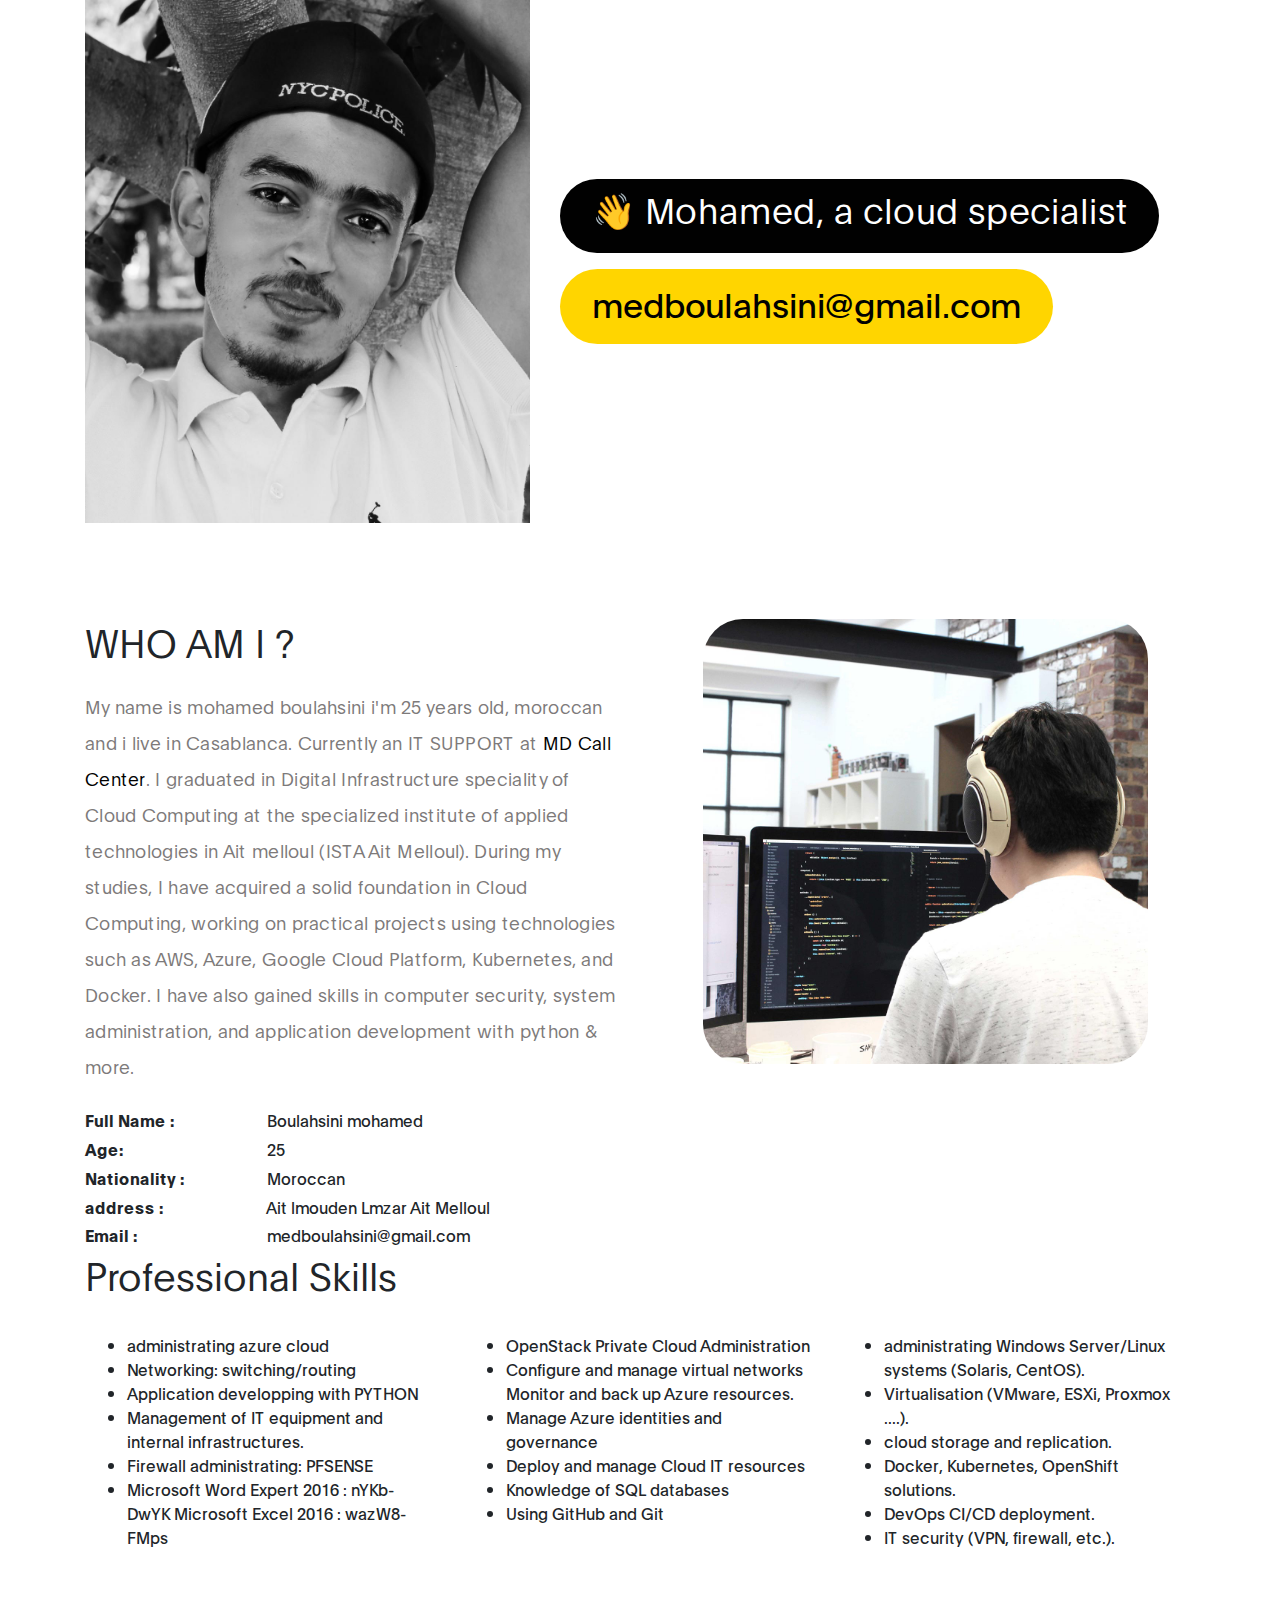
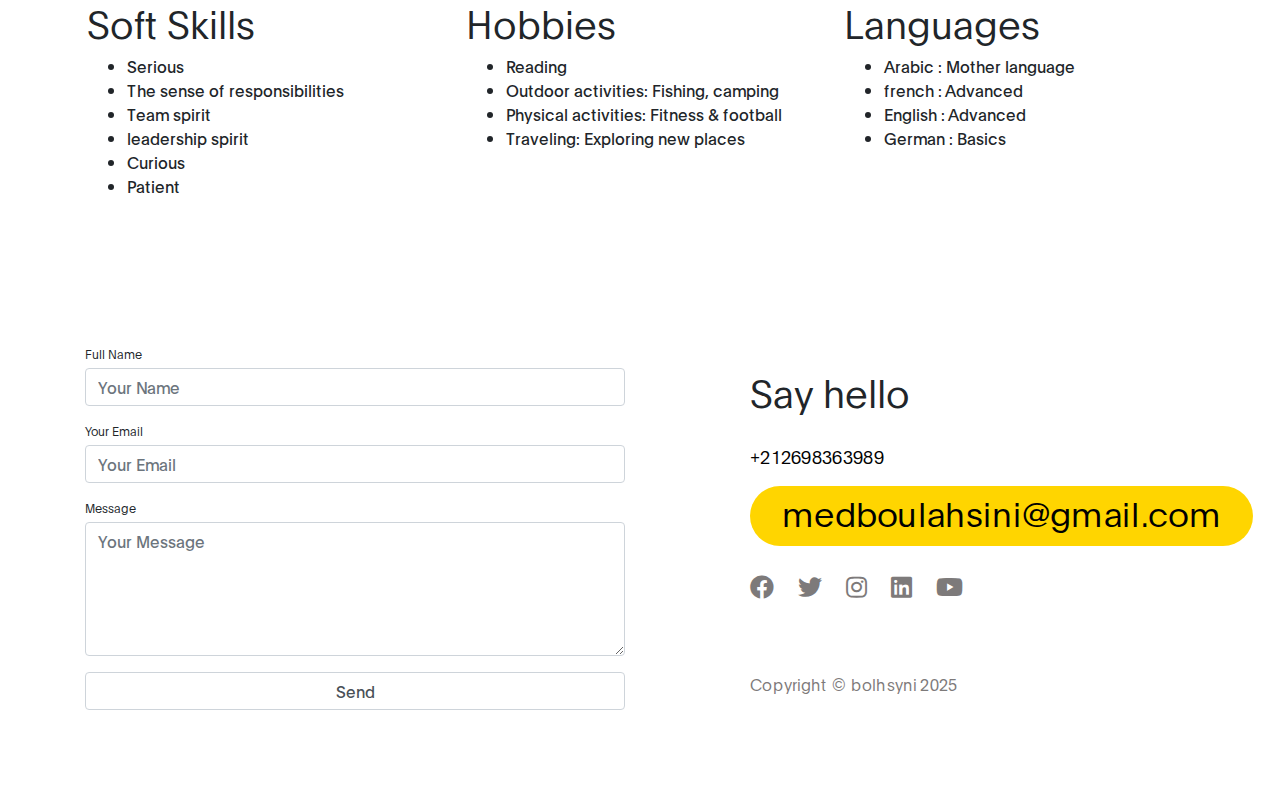
<file: index.html>
<!DOCTYPE html>
<html lang="en">
<head>
    <title>BOULAHSINI MOHAMED</title>
    <meta charset="UTF-8">
     <meta http-equiv="X-UA-Compatible" content="IE=Edge">
     <meta name="description" content="">
     <meta name="keywords" content="cloud computing, infrastructure digitale, ofppt, ista ait melloul, ofppt ista ait melloul, infrastructure digitale option cloud computing, ofppt ista, ista réseau informatique, cloud, call center maroc, centre d'appels maroc">
     <meta name="author" content="bolhsyni">
     <meta name="viewport" content="width=device-width, initial-scale=1, maximum-scale=1">
    <link rel="stylesheet" href="css/bootstrap.min.css">
     <link rel="stylesheet" href="css/all.min.css">
     <link rel="stylesheet" href="css/owl.carousel.min.css">
     <link rel="stylesheet" href="css/owl.theme.default.min.css">
    <meta name="ahrefs-site-verification" content="4eacd9551fbcd4f8fb11256641b4b6a1b88ed7b9083c6e08e27910c55ad3b156">    <!-- MAIN CSS -->
     <link rel="stylesheet" href="css/tooplate-ben-resume-style.css">
    <!-- Google tag (gtag.js) -->
<script async src="https://www.googletagmanager.com/gtag/js?id=G-RYN0RBCS36"></script>
<script>
  window.dataLayer = window.dataLayer || [];
  function gtag(){dataLayer.push(arguments);}
  gtag('js', new Date());

  gtag('config', 'G-RYN0RBCS36');
</script>
    <style>
    .language-switcher-container {
    display: flex;
    align-items: center;
    gap: 15px;
}

.language-switcher {
    display: flex;
    align-items: center;
    cursor: pointer;
    padding: 5px 10px;
    border: 1px solid #ccc;
    border-radius: 4px;
    background-color: white;
}

.language-switcher:hover {
    background-color: #f0f0f0;
}

.flag-icon {
    font-size: 1.5em;
    margin-right: 5px;
}
    </style>
</head>

<body data-spy="scroll" data-target="#navbarNav" data-offset="50">

    <!-- MENU BAR -->
    <nav class="navbar navbar-expand-lg">
        <div class="container">
            <a class="navbar-brand" href="#">
                boulahsini mohamed
            </a>

            <button class="navbar-toggler" type="button" data-toggle="collapse" data-target="#navbarNav" aria-controls="navbarNav" aria-expanded="false" aria-label="Toggle navigation">
                <span class="navbar-toggler-icon"></span>
            </button>

            <div class="collapse navbar-collapse" id="navbarNav">
                <ul class="navbar-nav mx-auto">
                    <li class="nav-item">
                        <a href="#intro" class="nav-link smoothScroll" data-lang-en="Introduction" data-lang-fr="Introduction">Introduction</a>
                    </li>

                    <li class="nav-item">
                        <a href="#about" class="nav-link smoothScroll" data-lang-en="About Me" data-lang-fr="À propos de moi">About Me</a>
                    </li>

                    <li class="nav-item">
                        <a href="#contact" class="nav-link smoothScroll" data-lang-en="Contact" data-lang-fr="Contact">Contact</a>
                    </li>
                </ul>

                <div class="mt-lg-0 mt-3 mb-4 mb-lg-0">
                    <a href="https://drive.usercontent.google.com/u/0/uc?id=1p183XTg59v6wLhKQXZsIVYzS2y0Bk5bl&export=download" class="download-cv" download >Download CV Eng</a>
                </div>

                <div class="language-switcher" onclick="toggleLanguage()">
                    <span class="flag-icon">🇬🇧</span>
                    <span class="lang-text">En</span>
                </div>
            
            </div>
        </div>
    </nav>

    <!-- HERO -->
    <section class="hero d-flex flex-column justify-content-center align-items-center" id="intro">
        <div class="container">
            <div class="row">
                <div class="mx-auto col-lg-5 col-md-5 col-10">
                    <img src="images/boulhssaini.jpeg" class="img-fluid" alt="Ben Resume HTML Template">
                </div>

                <div class="d-flex flex-column justify-content-center align-items-center col-lg-7 col-md-7 col-12">
                    <div class="hero-text">
                        <h1 class="hero-title" data-lang-en="👋 Mohamed, a cloud specialist" data-lang-fr="👋 Mohamed, un spécialiste du cloud">👋 Mohamed, a cloud specialist</h1>
                        <a href="mailto:medboulahsini@gmail.com" class="email-link">
                            medboulahsini@gmail.com
                        </a>
                    </div>
                </div>
            </div>
        </div>
    </section>

    <section class="about section-padding" id="about">
        <div class="container">
            <div class="row">
                <div class="col-lg-6 col-md-6 col-12">
                    <h3 class="mb-4" data-lang-en="WHO AM I ?" data-lang-fr="QUI SUIS-JE ?">WHO AM I ?</h3>

                    <p data-lang-en="My name is mohamed boulahsini i'm 25 years old, moroccan and i live in Casablanca. Currently an IT SUPPORT at <a href='https://www.mdcallcenter.ma'>MD Call Center</a>. I graduated in Digital Infrastructure speciality of Cloud Computing at the specialized institute of applied technologies in Ait melloul (ISTA Ait Melloul). During my studies, I have acquired a solid foundation in Cloud Computing, working on practical projects using technologies such as AWS, Azure, Google Cloud Platform, Kubernetes, and Docker. I have also gained skills in computer security, system administration, and application development with python & more." data-lang-fr="Je m'appelle mohamed boulahsini, j'ai 25 ans, je suis marocain et je vis à Casablanca. Actuellement, je suis SUPPORT IT chez <a href='https://www.mdcallcenter.ma'>MD Call Center</a>. J'ai obtenu mon diplôme en Infrastructure Numérique spécialité Cloud Computing à l'institut spécialisé de technologies appliquées à Ait melloul (ISTA Ait Melloul). Au cours de mes études, j'ai acquis une solide base en Cloud Computing, travaillant sur des projets pratiques utilisant des technologies telles que AWS, Azure, Google Cloud Platform, Kubernetes et Docker. J'ai également acquis des compétences en sécurité informatique, administration système et développement d'applications avec python et plus.">
                        My name is mohamed boulahsini i'm 25 years old, moroccan and i live in Casablanca. Currently an IT SUPPORT at <a href="https://www.mdcallcenter.ma">MD Call Center</a>. I graduated in Digital Infrastructure speciality of Cloud Computing at the specialized institute of applied technologies in Ait melloul (ISTA Ait Melloul). During my studies, I have acquired a solid foundation in Cloud Computing, working on practical projects using technologies such as AWS, Azure, Google Cloud Platform, Kubernetes, and Docker. I have also gained skills in computer security, system administration, and application development with python & more.
                    </p>

                    <ul class="mt-4 mb-5 mb-lg-0 profile-list list-unstyled">
                        <li><strong data-lang-en="Full Name :" data-lang-fr="Nom complet :">Full Name :</strong> Boulahsini mohamed </li>
                        <li><strong data-lang-en="Age:" data-lang-fr="Age:">Age:</strong> 25</li>
                        <li><strong data-lang-en="Nationality :" data-lang-fr="Nationalité :">Nationality :</strong> Moroccan</li>
                        <li><strong data-lang-en="address :" data-lang-fr="Adresse :">address :</strong> Ait lmouden Lmzar Ait Melloul</li>
                        <li><strong data-lang-en="Email :" data-lang-fr="Email :">Email :</strong> medboulahsini@gmail.com</li>
                    </ul>
                </div>

                <div class="col-lg-5 mx-auto col-md-6 col-12">
                    <img src="images/true-agency.jpg" class="about-image img-fluid" alt="Ben's Resume HTML Template">
                </div>
            </div>
            <div>
                 <h3 data-lang-en="Professional Skills" data-lang-fr="Compétences professionnelles">Professional Skills</h3>
            </div>
            <div class="row about-third">
                <div class="col-lg-4 col-md-4 col-12">
                    <ul>
                        <li data-lang-en="administrating azure cloud" data-lang-fr="administration du cloud Azure">administrating azure cloud</li>
                        <li data-lang-en="Networking: switching/routing" data-lang-fr="Réseau : commutation/routage">Networking: switching/routing</li>
                        <li data-lang-en="Application developping with PYTHON" data-lang-fr="Développement d'applications avec PYTHON">Application developping with PYTHON</li>
                        <li data-lang-en="Management of IT equipment and internal infrastructures." data-lang-fr="Gestion des équipements IT et des infrastructures internes.">Management of IT equipment and internal infrastructures.</li>
                        <li data-lang-en="Firewall administrating: PFSENSE" data-lang-fr="Administration de pare-feu : PFSENSE">Firewall administrating: PFSENSE</li>
                        <li data-lang-en="Microsoft Word Expert 2016 : nYKb-DwYK Microsoft Excel 2016 : wazW8-FMps" data-lang-fr="Microsoft Word Expert 2016 : nYKb-DwYK Microsoft Excel 2016 : wazW8-FMps">Microsoft Word Expert 2016 : nYKb-DwYK Microsoft Excel 2016 : wazW8-FMps</li>
                    </ul>
                </div>
                <div class="col-lg-4 col-md-4 col-12">
                    <ul>
                        <li data-lang-en="OpenStack Private Cloud Administration" data-lang-fr="Administration du cloud privé OpenStack">OpenStack Private Cloud Administration</li>
                        <li data-lang-en="Configure and manage virtual networks Monitor and back up Azure resources." data-lang-fr="Configurer et gérer les réseaux virtuels Surveiller et sauvegarder les ressources d’Azure.">Configure and manage virtual networks Monitor and back up Azure resources.</li>
                        <li data-lang-en="Manage Azure identities and governance" data-lang-fr="Gérer les identités et la gouvernance d’Azure">Manage Azure identities and governance</li>
                        <li data-lang-en="Deploy and manage Cloud IT resources" data-lang-fr="Déployer et gérer des ressources informatiques du Cloud">Deploy and manage Cloud IT resources</li>
                        <li data-lang-en="Knowledge of SQL databases" data-lang-fr="Connaissance des bases de données SQL">Knowledge of SQL databases</li>
                        <li data-lang-en="Using GitHub and Git" data-lang-fr="Utilisation de GitHub et Git">Using GitHub and Git</li>
                    </ul>
                </div>
                <div class="col-lg-4 col-md-4 col-12">
                    <ul>
                        <li data-lang-en="administrating Windows Server/Linux systems (Solaris, CentOS)." data-lang-fr="Administration des systèmes Windows Server/Linux (Solaris, CentOS).">administrating Windows Server/Linux systems (Solaris, CentOS).</li>
                        <li data-lang-en="Virtualisation (VMware, ESXi, Proxmox ....)." data-lang-fr="Virtualisation (VMware, ESXi, Proxmox ....).">Virtualisation (VMware, ESXi, Proxmox ....).</li>
                        <li data-lang-en="cloud storage and replication." data-lang-fr="stockage et de la réplication dans le cloud.">cloud storage and replication.</li>
                        <li data-lang-en="Docker, Kubernetes, OpenShift solutions." data-lang-fr="solutions Docker, Kubernetes, OpenShift.">Docker, Kubernetes, OpenShift solutions.</li>
                        <li data-lang-en="DevOps CI/CD deployment." data-lang-fr="déploiement DevOps CI/CD.">DevOps CI/CD deployment.</li>
                        <li data-lang-en="Sécurité IT (VPN, pare-feu, etc.)." data-lang-fr="IT security (VPN, firewall, etc.).">IT security (VPN, firewall, etc.).</li>
                    </ul>
                </div>
            </div>
            <div class="row about-third">
                <div class="col-lg-4 col-md-4 col-12">
                    <h3 data-lang-en="Soft Skills" data-lang-fr="Compétences personnelles">Soft Skills</h3>
                    <ul>
                        <li data-lang-en="Serious" data-lang-fr="Sérieux">Serious</li>
                        <li data-lang-en="The sense of responsibilities" data-lang-fr="Le sens des responsabilités">The sense of responsibilities</li>
                        <li data-lang-en="Team spirit" data-lang-fr="Esprit d'équipe">Team spirit</li>
                        <li data-lang-en="leadership spirit" data-lang-fr="Esprit de leadership">leadership spirit</li>
                        <li data-lang-en="Curious" data-lang-fr="Curieux">Curious</li>
                        <li data-lang-en="Patient" data-lang-fr="Patient">Patient</li>
                    </ul>
                </div>
                <div class="col-lg-4 col-md-4 col-12">
                    <h3 data-lang-en="Hobbies" data-lang-fr="Loisirs">Hobbies</h3>
                    <ul>
                        <li data-lang-en="Reading" data-lang-fr="Lecture">Reading</li>
                        <li data-lang-en="Outdoor activities: Fishing, camping" data-lang-fr="Activités de plein air : Pêche, camping">Outdoor activities: Fishing, camping</li>
                        <li data-lang-en="Physical activities: Fitness & football" data-lang-fr="Activités physiques : Fitness et football">Physical activities: Fitness & football</li>
                        <li data-lang-en="Traveling: Exploring new places" data-lang-fr="Voyager : Explorer de nouveaux endroits">Traveling: Exploring new places</li>
                    </ul>
                </div>
                <div class="col-lg-4 col-md-4 col-12">
                    <h3 data-lang-en="Languages" data-lang-fr="Langues">Languages</h3>
                    <ul>
                        <li data-lang-en="Arabic : Mother language" data-lang-fr="Arabe : matèrnelle">Arabic : Mother language</li>
                        <li data-lang-en="french : Advanced" data-lang-fr="Français : Avencé">french : Advanced</li>
                        <li data-lang-en="English : Advanced" data-lang-fr="Anglais : Avencé">English : Advanced</li>
                        <li data-lang-en="German : Basics" data-lang-fr="Allemand : Niveau basique">German : Basics</li>
                    </ul>
                </div>
            </div>
        </div>
    </section>


    <section class="contact section-padding pt-0" id="contact">
      <div class="container">
        <div class="row">
          <div class="col-lg-6 col-md-6 col-12">
            <form action="https://formsubmit.co/medboulahsini@gmail.com" method="POST" >
                <div class="form-group d-flex flex-column-reverse">
                    <input type="text" class="form-control" name="cf-name" id="cf-name" placeholder="Your Name">
                    <label for="cf-name" class="webform-label" data-lang-en="Full Name" data-lang-fr="Nom complet">Full Name</label>
                </div>
                <div class="form-group d-flex flex-column-reverse">
                    <input type="email" class="form-control" name="cf-email" id="cf-email" placeholder="Your Email">
                    <label for="cf-email" class="webform-label" data-lang-en="Your Email" data-lang-fr="Votre Email">Your Email</label>
                </div>
                <div class="form-group d-flex flex-column-reverse">
                    <textarea class="form-control" rows="5" name="cf-message" id="cf-message" placeholder="Your Message"></textarea>
                    <label for="cf-message" class="webform-label" data-lang-en="Message" data-lang-fr="Message">Message</label>
                </div>
                <button type="submit" class="form-control" id="submit-button" name="submit" data-lang-en="Send" data-lang-fr="Envoyer">Send</button>
            </form>
          </div>

            <div class="mx-auto col-lg-4 col-md-6 col-12">
                <h3 class="my-4 pt-4 pt-lg-0" data-lang-en="Say hello" data-lang-fr="Dites bonjour">Say hello</h3>
                <p class="mb-1">
                      <a href="tel:+212698363989">+212698363989</a>
                </p>
                <p>
                    <a href="mailto:medboulahsini@gmail.com" class="email-link">
                            medboulahsini@gmail.com
                    </a>
                </p>
                <ul class="social-links mt-2">
                    <li><a href="#" rel="noopener" class="fab fa-facebook"></a></li>
                    <li><a href="#" rel="noopener" class="fab fa-twitter"></a></li>
                    <li><a href="https://www.instagram.com/mohamed_bolhsyni/" rel="noopener" class="fab fa-instagram"></a></li>
                    <li><a href="https://www.linkedin.com/in/mohamed-boulahsini-a16351269/" rel="noopener" class="fab fa-linkedin"></a></li>
                    <li><a href="#" rel="noopener" class="fab fa-youtube"></a></li>
                </ul>
                <p class="copyright-text mt-5 pt-3">Copyright &copy; bolhsyni 2025</p>
            </div>
        </div>
      </div>
    </section>
     <!-- SCRIPTS -->
     <script src="js/jquery.min.js"></script>
     <script src="js/bootstrap.min.js"></script>
     <script src="js/smoothscroll.js"></script>
     <script src="js/owl.carousel.min.js"></script>
     <script src="js/custom.js"></script>
     <script>
        function toggleLanguage() {
    const currentLang = document.documentElement.lang;
    const newLang = currentLang === 'en' ? 'fr' : 'en';
    document.documentElement.lang = newLang;

    const elements = document.querySelectorAll('[data-lang-en]');
    elements.forEach(el => {
        const content = el.getAttribute(`data-lang-${newLang}`);
        if (content) {
            if (el.tagName === 'INPUT' || el.tagName === 'TEXTAREA') {
                el.placeholder = content;
            } else {
                el.innerHTML = content;
            }
        }
    });

    // Update language switcher text and flag
    const languageSwitcher = document.querySelector('.language-switcher');
    const flagIcon = languageSwitcher.querySelector('.flag-icon');
    const langText = languageSwitcher.querySelector('.lang-text');
    
    // Update download link
    const downloadLink = document.querySelector('.download-cv');

    if (newLang === 'en') {
        flagIcon.textContent = '🇬🇧';
        langText.textContent = 'EN';
        downloadLink.textContent = 'Download CV Eng';
        downloadLink.href = 'https://drive.usercontent.google.com/u/0/uc?id=1p183XTg59v6wLhKQXZsIVYzS2y0Bk5bl&export=download';
    } else {
        flagIcon.textContent = '🇫🇷';
        langText.textContent = 'FR';
        downloadLink.textContent = 'Télécharger CV Fr';
        downloadLink.href = 'https://drive.usercontent.google.com/u/0/uc?id=1wRU-o7AYftl4wRnQZQQfXjfbWFocO-D3&export=download';
    }

    // Update form placeholders
    document.getElementById('cf-name').placeholder = newLang === 'en' ? 'Your Name' : 'Votre nom';
    document.getElementById('cf-email').placeholder = newLang === 'en' ? 'Your Email' : 'Votre email';
    document.getElementById('cf-message').placeholder = newLang === 'en' ? 'Your Message' : 'Votre message';
        }

        // Initialize language based on browser settings
        function initLanguage() {
            const browserLang = navigator.language || navigator.userLanguage;
            if (browserLang.startsWith('fr')) {
                toggleLanguage();
            }
        }

        // Call initLanguage when the page loads
        window.onload = initLanguage;
     </script>
</body>
</html>
</file>
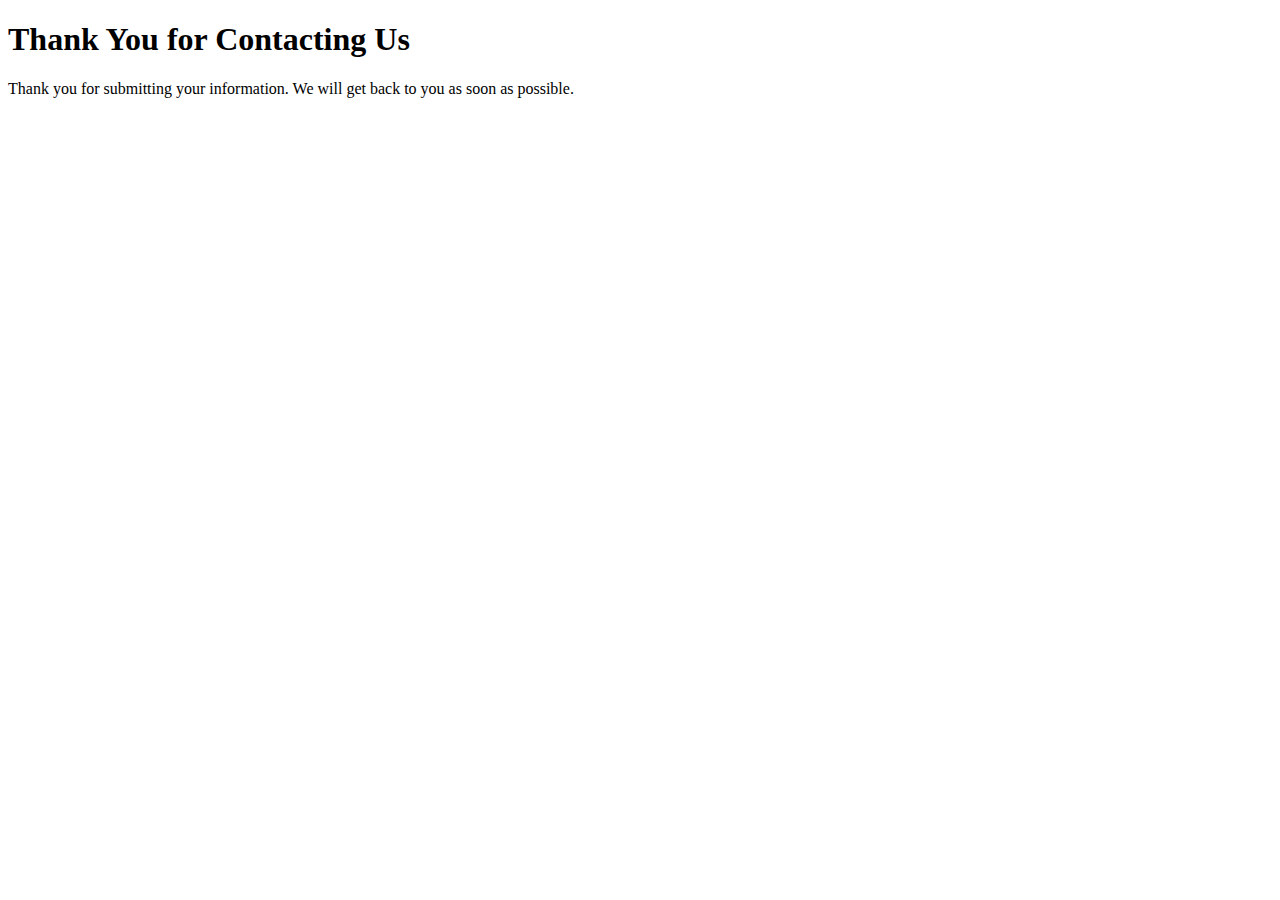
<file: thank_you.html>
<!DOCTYPE html>
<html>
<head>
  <title>Thank You</title>
</head>
<body>
  <h1>Thank You for Contacting Us</h1>
  <p>Thank you for submitting your information. We will get back to you as soon as possible.</p>
</body>
</html>
</file>
<file: css/tooplate-ben-resume-style.css>
/*

Tooplate 2120 Ben Resume

https://www.tooplate.com/view/2120-ben-resume

*/

  @font-face {
      font-family: 'Plain';
      src: url('../localfonts/Plain-Regular.woff2') format('woff2'),
          url('../localfonts/Plain-Regular.woff') format('woff');
      font-weight: normal;
      font-style: normal;
  }

  @font-face {
      font-family: 'Plain';
      src: url('../localfonts/Plain-Light.woff2') format('woff2'),
          url('../localfonts/Plain-Light.woff') format('woff');
      font-weight: 300;
      font-style: normal;
  }

  @font-face {
      font-family: 'Plain';
      src: url('../localfonts/Plain-Bold.woff2') format('woff2'),
          url('../localfonts/Plain-Bold.woff') format('woff');
      font-weight: bold;
      font-style: normal;
  }

  :root {
    --primary-color:        #ffd500;
    --white-color:          #ffffff;
    --dark-color:           #010101;
    --menu-bg-color:        #212529;

    --gray-color:           #909090;
    --p-color:              #7d7a7a;

    --base-font-family:     "Plain", -apple-system,BlinkMacSystemFont,"Segoe UI",Roboto,"Helvetica Neue",Arial,"Noto Sans",sans-serif,"Apple Color Emoji","Segoe UI Emoji","Segoe UI Symbol","Noto Color Emoji";
    --font-weight-bold:     600;
    --font-weight-normal:   400;
    --font-weight-light:    300;

    --h1-font-size:         56px;
    --h2-font-size:         48px;
    --h3-font-size:         38px;
    --h4-font-size:         34px;
    --h5-font-size:         30px;
    --h6-font-size:         24px;
    --p-font-size:          18px;
    --base-font-size:       16px;
    --button-font-size:     20px;

    --border-radius-large:  100%;
    --border-radius-medium: 80px;
    --border-radius-small:  40px;
  }


  body {
    font-family: var(--base-font-family);
  }


  /*---------------------------------------
     TYPOGRAPHY              
  -----------------------------------------*/

  h1 {
    font-size: var(--h1-font-size);
  }

  h1,
  h3 {
    font-weight: var(--font-weight-light);
  }

  h2 {
    font-size: var(--h2-font-size);
  }

  h3 {
    font-size: var(--h3-font-size);
  }

  h4 {
    font-size: var(--h4-font-size);
  }

  h5 {
    font-size: var(--h5-font-size);
  }

  h6 {
    font-weight: var(--font-weight-bold);
    font-size: var(--h6-font-size);
  }

  p {
    color: var(--p-color);
    font-size: var(--p-font-size);
    font-weight: var(--font-weight-light);
    letter-spacing: 0.3px;
    line-height: 2em;
  }

  .section-padding {
    padding: 6rem 0;
  }

  .custom-icon {
    font-size: 12px;
    position: relative;
    bottom: 3px;
    left: 5px;
    transform: rotate(-25deg);
  }


  /* CUSTOM BUTTON */
  .custom-btn {
    background: var(--dark-color);
    border: none;
    border-radius: var(--border-radius-medium);
    color: var(--white-color);
    letter-spacing: 0.2px;
    padding: 6px 36px 10px 36px;
    font-size: var(--button-font-size);
    white-space: nowrap;
  }

  .custom-btn:hover,
  .custom-btn:focus {
    color: var(--dark-color);
    background: var(--primary-color);
  }


  /*---------------------------------------
     GENERAL               
  -----------------------------------------*/

  * {
    -webkit-box-sizing: border-box;
    -moz-box-sizing: border-box;
    box-sizing: border-box;
  }

  *::before,
  *::after {
    -webkit-box-sizing: border-box;
    -moz-box-sizing: border-box;
    box-sizing: border-box;
  }

  a {
    color: var(--dark-color);
    text-decoration: none;
    transition: all 0.4s linear;
  }

  a:hover  {
    color: var(--dark-color);
    text-decoration: none;
  }


  /*---------------------------------------
     MENU                
  -----------------------------------------*/

  .navbar {
    background: transparent;
    padding: 0.3rem 1rem;
    transition: all 300ms ease-in-out;
    position: absolute;
    z-index: 99;
    top: 0;
    right: 0;
    left: 0;
    opacity: 0;
  }

  .navbar.scroll {
    background: var(--menu-bg-color);
    padding: 0.5rem 1rem;
    position: fixed;
    opacity: 1;
  }

  .navbar-brand {
    color: var(--white-color);
    font-weight: var(--font-weight-light);
    font-size: var(--h4-font-size);
  }

  .navbar .custom-btn {
    background: var(--primary-color);
    color: var(--dark-color);
  }

  .contact-form #submit-button:hover,
  .navbar .custom-btn:hover {
    background: var(--dark-color);
    color: var(--white-color);
  }

  .navbar-expand-lg .navbar-nav .nav-link {
    margin: 0 1.5rem;
    padding: 0;
  }

  .nav-item .nav-link.active, 
  .nav-item .nav-link:hover {
    color: var(--gray-color);
  }

  .nav-item .nav-link.active, 
  .nav-item .nav-link:hover {
    border-bottom-color: var(--primary-color);
  }

  .nav-link {
    color: var(--gray-color);
    font-weight: var(--font-weight-light);
    font-size: var(--base-font-size);
    border-bottom: 1px solid transparent;
  }

  .navbar-toggler {
    border: 0;
    padding: 0;
    cursor: pointer;
    margin: 0 10px 0 0;
    width: 30px;
    height: 35px;
    outline: none;
  }

  .navbar-toggler:focus {
    outline: none;
  }

  .navbar-toggler[aria-expanded="true"] .navbar-toggler-icon {
    background: transparent;
  }

  .navbar-toggler[aria-expanded="true"] .navbar-toggler-icon::before,
  .navbar-toggler[aria-expanded="true"] .navbar-toggler-icon::after {
    transition: top 300ms 50ms ease, -webkit-transform 300ms 350ms ease;
    transition: top 300ms 50ms ease, transform 300ms 350ms ease;
    transition: top 300ms 50ms ease, transform 300ms 350ms ease, -webkit-transform 300ms 350ms ease;
    top: 0;
  }

  .navbar-toggler[aria-expanded="true"] .navbar-toggler-icon::before {
    transform: rotate(45deg);
  }

  .navbar-toggler[aria-expanded="true"] .navbar-toggler-icon::after {
    transform: rotate(-45deg);
  }


  .navbar-toggler .navbar-toggler-icon {
    background: var(--white-color);
    transition: background 10ms 300ms ease;
    display: block;
    width: 30px;
    height: 2px;
    position: relative;
  }

  .navbar-toggler .navbar-toggler-icon::before,
  .navbar-toggler .navbar-toggler-icon::after {
    transition: top 300ms 350ms ease, -webkit-transform 300ms 50ms ease;
    transition: top 300ms 350ms ease, transform 300ms 50ms ease;
    transition: top 300ms 350ms ease, transform 300ms 50ms ease, -webkit-transform 300ms 50ms ease;
    position: absolute;
    right: 0;
    left: 0;
    background: var(--white-color);
    width: 30px;
    height: 2px;
    content: '';
  }

  .navbar-toggler .navbar-toggler-icon::before {
    top: -8px;
  }

  .navbar-toggler .navbar-toggler-icon::after {
    top: 8px;
  }



  /*---------------------------------------
     HERO                
  -----------------------------------------*/

  .hero-title,
  .email-link {
    background: var(--dark-color);
    border-radius: var(--border-radius-medium);
    color: var(--white-color);
    display: inline-block;
    margin: 0.5rem 0;
    padding: 0.5rem 2rem 1.5rem 2rem;
	font-size: 2.2em;
  }

  .email-link {
    background: var(--primary-color);
    color: var(--dark-color);
    font-size: var(--h4-font-size);
    padding: 0.5rem 2rem 1rem 2rem;
  }

  .email-link:hover {
    background: var(--dark-color);
    color: var(--white-color);
  }


  /*---------------------------------------
     ABOUT                
  -----------------------------------------*/
  
  .about-third {
	  margin: 2.2em -0.8em;
  }

  .about-image {
    border-radius: var(--border-radius-small);
  }

  .profile-list li {
    margin: 0.3rem 0;
  }

  .profile-list strong {
    display: inline-block;
    width: 30%;
    margin-right: 1rem;
  }


  /*---------------------------------------
     FAQ                 
  -----------------------------------------*/

  .faq .card-header {
    padding: 0;
  }

  .faq .btn-link {
    color: var(--dark-color);
    font-size: var(--h6-font-size);
    text-align: left;
    display: block;
    width: 100%;
    padding: 1rem 2rem;
  }

  .faq .btn-link:focus, 
  .faq .btn-link:hover {
    color: var(--dark-color);
    text-decoration: none;
  }

  .faq .card-body {
    padding: 2rem;
  }

  .faq-info-text {
    font-size: var(--base-font-size);
    display: block;
    margin: 1.5rem 2rem 0 2rem;
  }


  /*---------------------------------------
     TESTIMONIALS               
  -----------------------------------------*/

  .testimonials {
    background: #f9f9f9;
  }

  .testimonials-image {
    margin: 0 1rem 1rem 1rem;
  }

  .testimonials-image img {
    border-radius: var(--border-radius-medium);
  }

  .testimonials-info {
    width: 100%;
  }

  .testimonials .owl-theme .owl-nav.disabled+.owl-dots {
    margin-top: 2rem;
  }

  .testimonials .owl-theme .owl-dots .owl-dot {
    outline: none;
  }

  .testimonials .owl-theme .owl-dots .owl-dot span {
    width: 30px;
    height: 3px;
    margin: 5px;
  }

  .testimonials .owl-theme .owl-dots .owl-dot.active span, 
  .testimonials .owl-theme .owl-dots .owl-dot:hover span {
    background: var(--primary-color);
  }


  /*---------------------------------------
     CONTACT               
  -----------------------------------------*/
  
  .contact-form .form-control {
    background: transparent;
    border: none;
    border-bottom: 1px solid rgba(142, 140, 140, 0.35);
    box-shadow: none;
    border-radius: 0;
    -webkit-appearance: none;
    outline: none;
    color: var(--dark-color);
    font-weight: var(--font-weight-light);
    padding-left: 0;
    cursor: text;
  }

  .contact-form input {
    height: calc(2.25rem + 10px);
  }

  .contact-form .form-group {
    margin: 0 0 1rem;
    position: relative;
  }

  .contact-form .form-control,
  .webform-label {
    transition: all 0.4s;
    touch-action: manipulation;
  }

  .webform-label {
    cursor: text;
    font-size: 12px;
    font-weight: var(--font-weight-light);
    margin-bottom: 5px;
  }

  .contact-form .form-control:placeholder-shown + .webform-label {
    cursor: text;
    max-width: 66.66%;
    white-space: nowrap;
    overflow: hidden;
    text-overflow: ellipsis;
    transform-origin: left bottom;
    transform: translate(0, 2.125rem) scale(1.5);
  }

  .contact-form ::-webkit-input-placeholder {
    opacity: 0;
    transition: inherit;
    color: var(--dark-color);
  }

  .contact-form ::-moz-placeholder {
    opacity: 0;
    transition: inherit;
    color: var(--dark-color);
  }

  .contact-form .form-control:focus::-webkit-input-placeholder {
    opacity: 1;
  }

  .contact-form .form-control:focus::-moz-placeholder {
    opacity: 1;
  }

  .contact-form .form-control:not(:placeholder-shown) + .webform-label,
  .contact-form .form-control:focus + .webform-label {
    transform: translate(0, 0) scale(1);
    cursor: pointer;
    color: var(--gray-color);
  }

  .contact-form #submit-button {
    background: var(--primary-color);
    border: none;
    border-radius: var(--border-radius-medium);
    color: var(--dark-color);
    cursor: pointer;
    font-size: var(--p-font-size);
    line-height: 0;
    margin-top: 2.5rem;
    padding: 1.5rem 1.8rem 1.8rem 1.8rem;
    white-space: nowrap;
    max-width: 190px;
  }

  .copyright-text {
    font-size: var(--base-font-size);
  }


  /*---------------------------------------
     SOCIAL LINKS              
  -----------------------------------------*/

  .social-links {
    margin: 40px 0;
    padding: 0;
  }

  .social-links li {
    display: inline-block;
    list-style: none;
  }

  .social-links a {
    display: inline-block;
    color: var(--p-color);
    font-size: var(--h6-font-size);
    margin: 5px 20px 5px 0;
  }

  .social-links a:hover {
    color: var(--dark-color);
  }


  /*---------------------------------------
     RESPONSIVE STYLES              
  -----------------------------------------*/

  @media screen and (max-width: 1200px) {
    h1 {
        font-size: 42px;
    }

    h2 {
        font-size: 36px;
    }

    h3 {
        font-size: 32px;
    }

    h4 {
        font-size: 28px;
    }

    .email-link {
      font-size: 28px;
    }
  }

  @media screen and (max-width: 992px) {

    .hero-title {
      font-size: 1.8em;
      padding-bottom: 1rem;
    }

    .email-link {
      font-size: 22px;
      padding: 0.5rem 2rem 0.7rem 2rem;
    }
  }

  @media screen and (max-width: 991px) {
    .navbar-nav {
      margin: 1rem 0;
    }

    .navbar-expand-lg .navbar-nav .nav-link {
      display: inline-block;
      margin: 5px 0.5rem;
    }
  }

  @media screen and (max-width: 768px) {

    .hero-text {
      position: relative;
      top: 1.5rem;
    }
  }

  @media screen and (max-width: 480px) {

    .hero-title {
      font-size: 26px;
    }

    .email-link {
      font-size: 20px;
      padding: 0.3rem 2rem 0.6rem 2rem;
    }
  }
</file>
